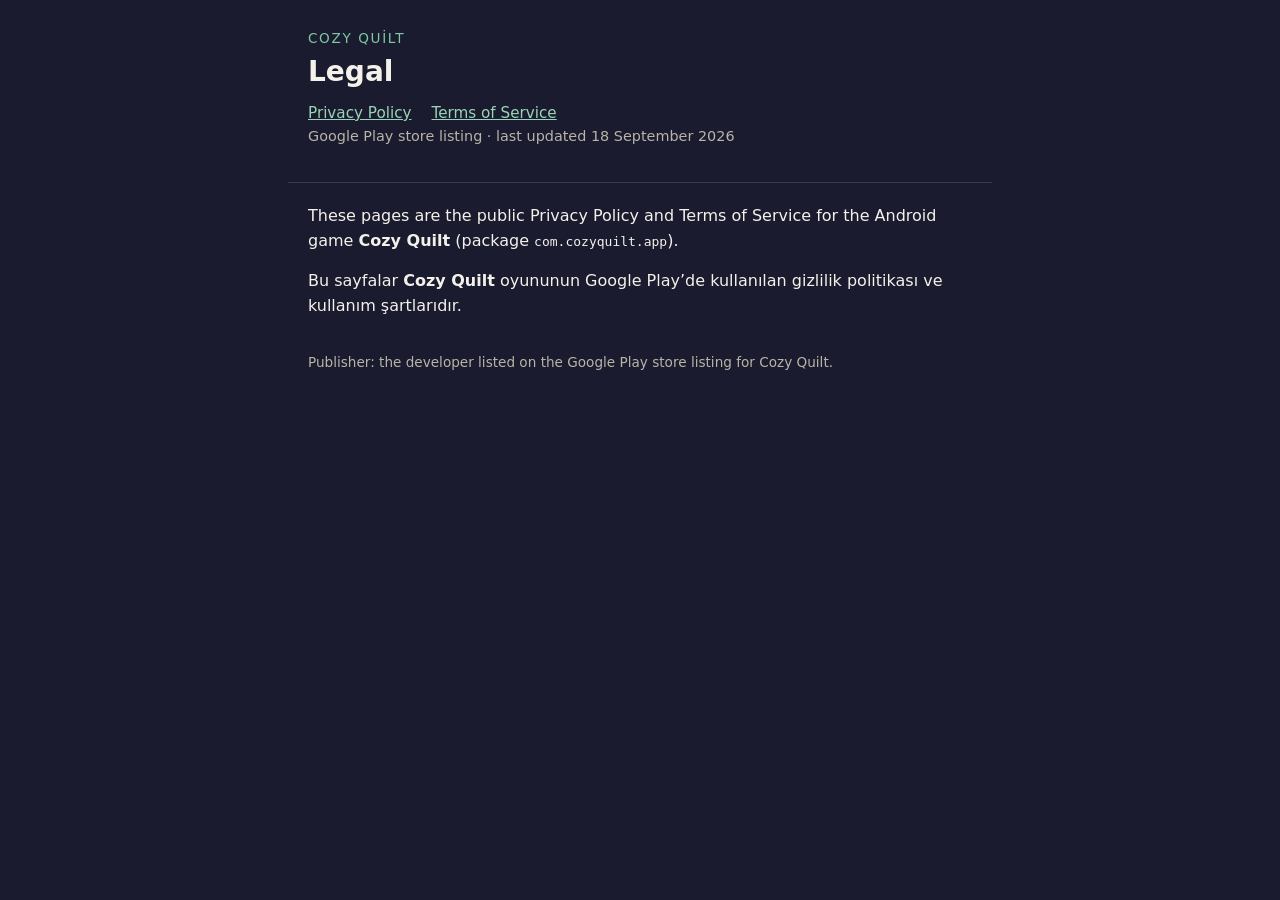
<file: index.html>
<!DOCTYPE html>
<html lang="tr">
  <head>
    <meta charset="utf-8" />
    <meta name="viewport" content="width=device-width, initial-scale=1" />
    <title>Cozy Quilt — Legal</title>
    <link rel="stylesheet" href="styles.css" />
  </head>
  <body>
    <header>
      <p class="brand">Cozy Quilt</p>
      <h1>Legal</h1>
      <nav>
        <a href="privacy.html">Privacy Policy</a>
        <a href="terms.html">Terms of Service</a>
      </nav>
      <p class="meta">Google Play store listing · last updated 18 September 2026</p>
    </header>
    <main>
      <p>
        These pages are the public Privacy Policy and Terms of Service for the
        Android game <strong>Cozy Quilt</strong> (package
        <code>com.cozyquilt.app</code>).
      </p>
      <p>
        Bu sayfalar <strong>Cozy Quilt</strong> oyununun Google Play’de
        kullanılan gizlilik politikası ve kullanım şartlarıdır.
      </p>
    </main>
    <footer>
      Publisher: the developer listed on the Google Play store listing for Cozy Quilt.
    </footer>
  </body>
</html>
</file>
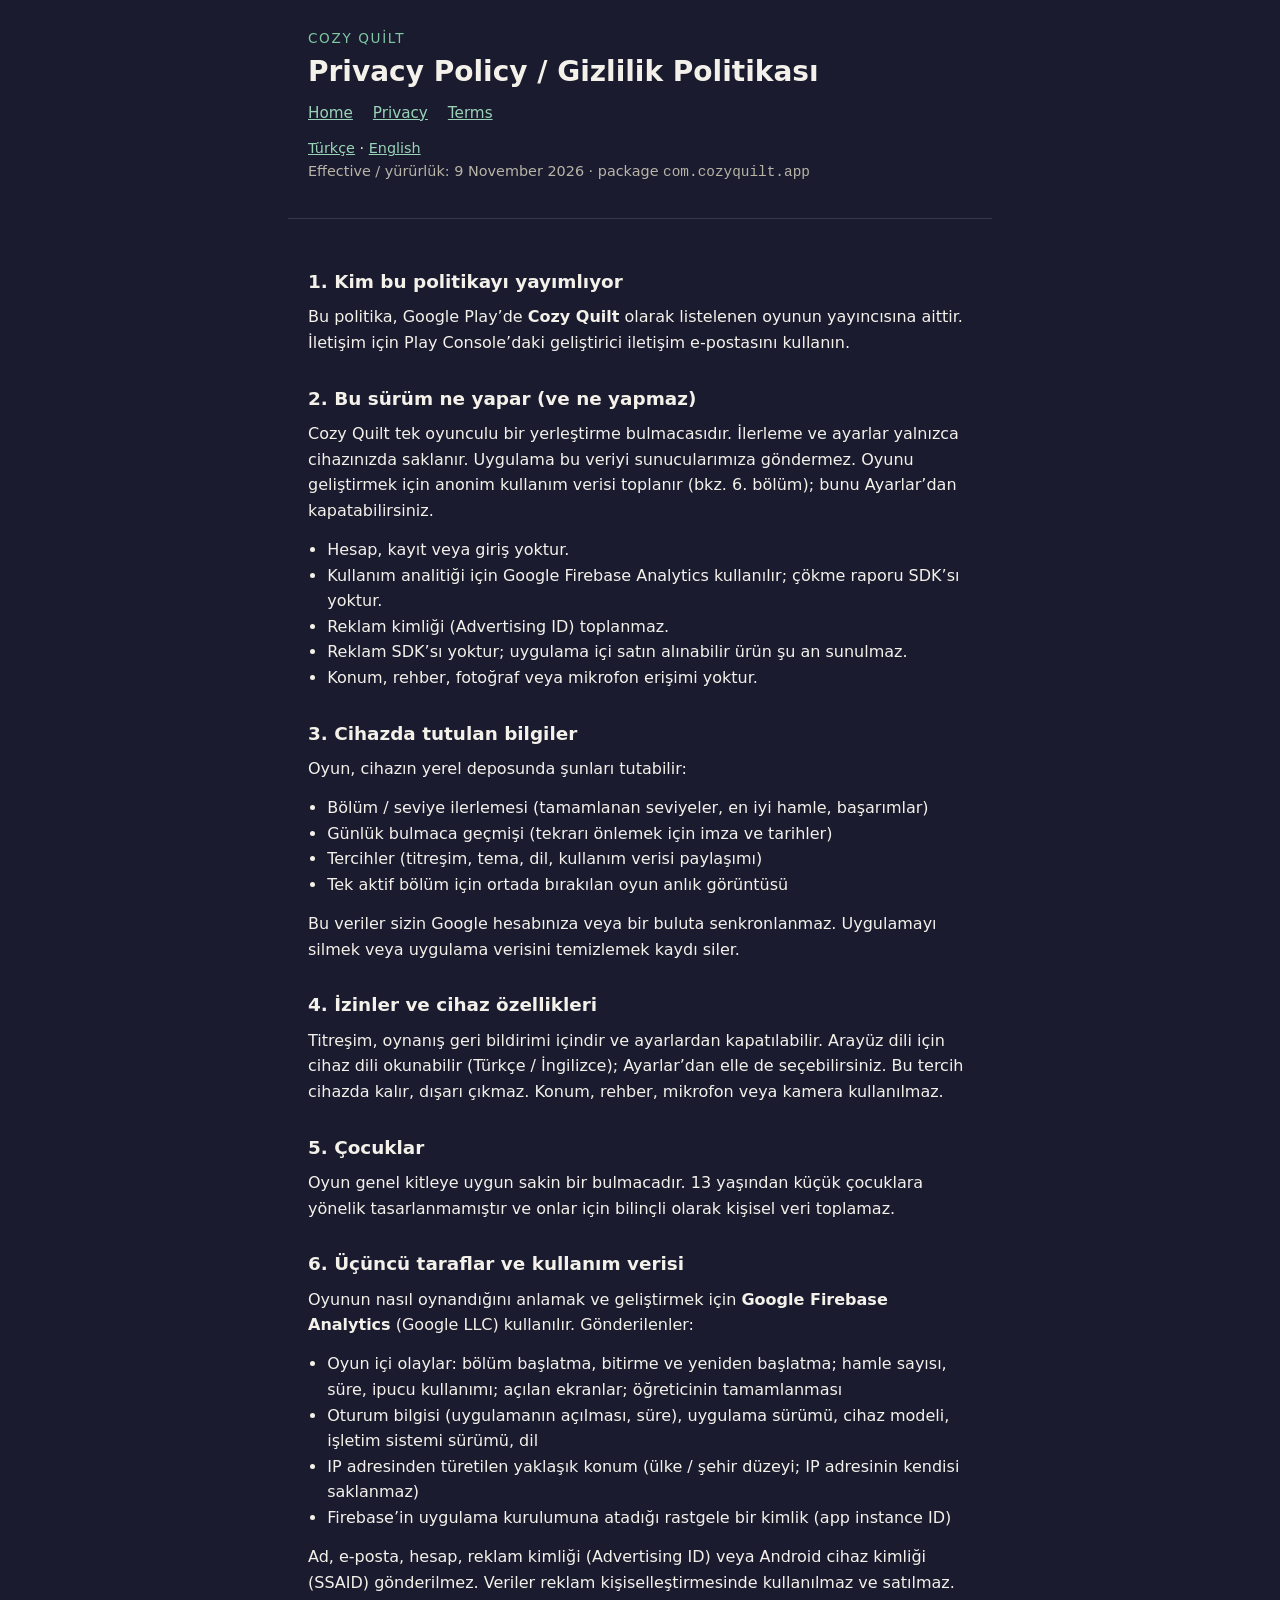
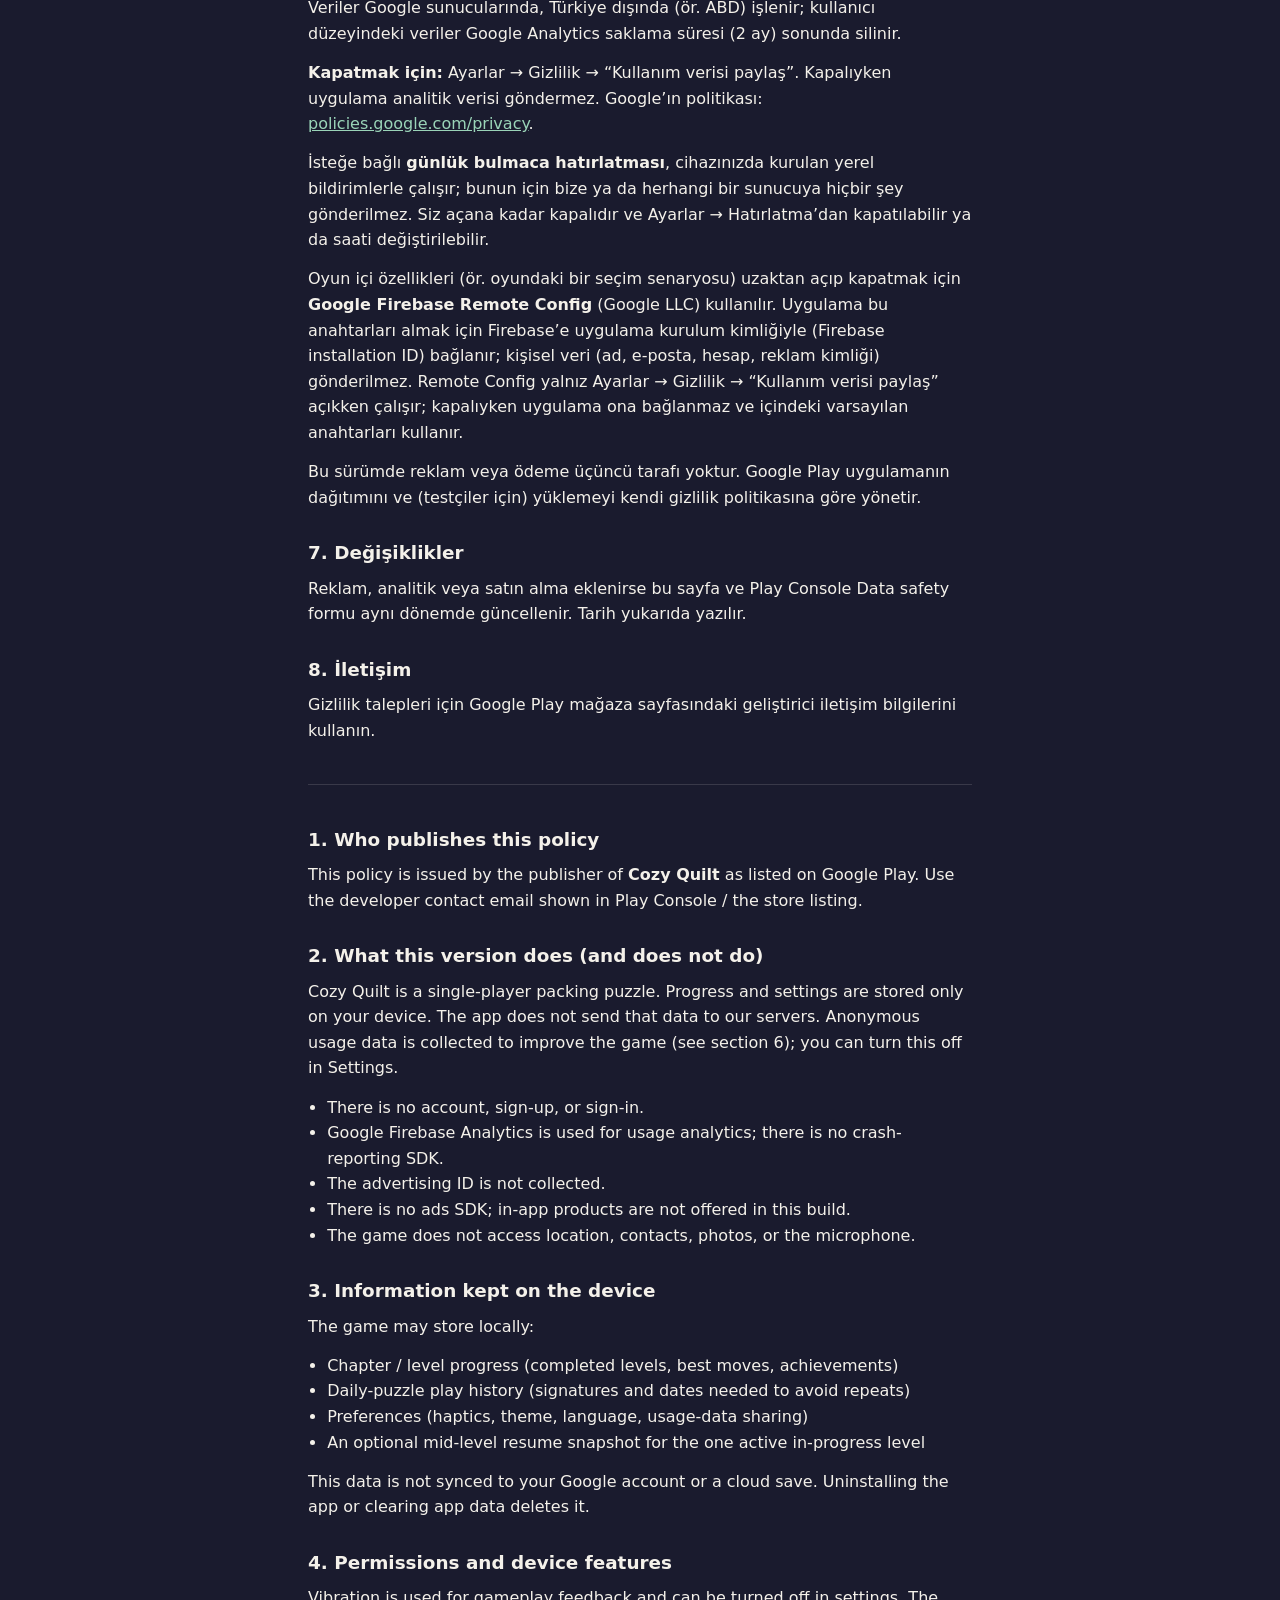
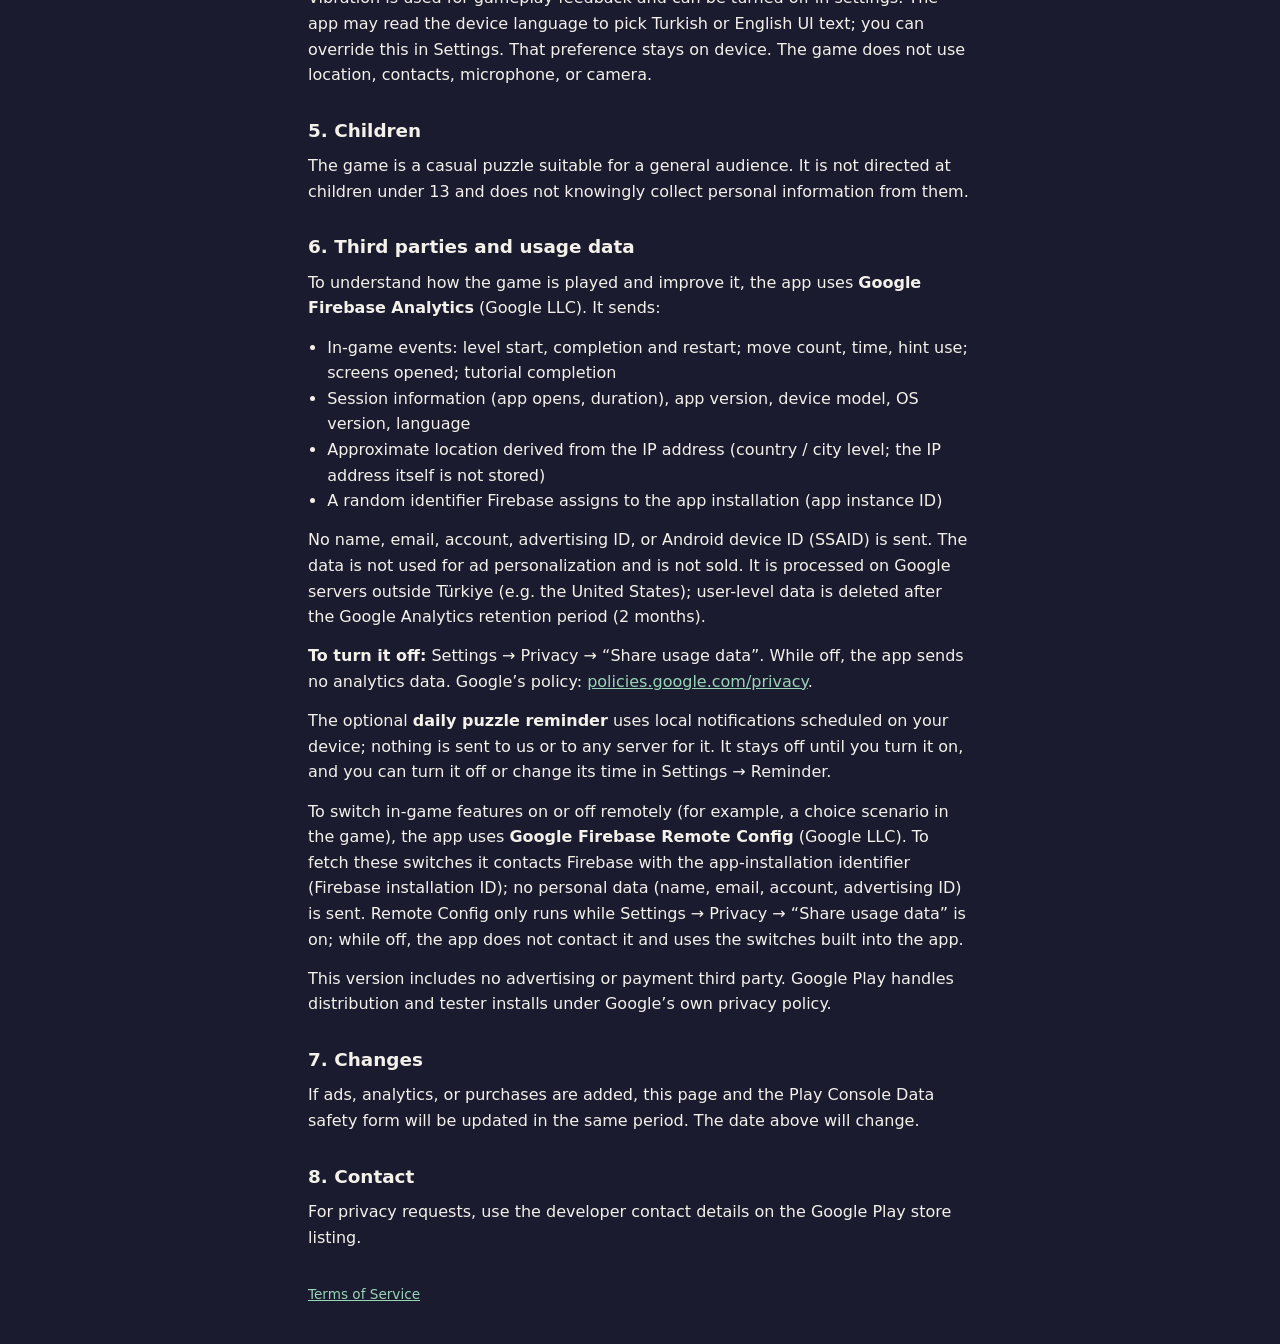
<file: privacy.html>
<!DOCTYPE html>
<html lang="tr">
  <head>
    <meta charset="utf-8" />
    <meta name="viewport" content="width=device-width, initial-scale=1" />
    <title>Privacy Policy — Cozy Quilt</title>
    <link rel="stylesheet" href="styles.css" />
  </head>
  <body>
    <header>
      <p class="brand">Cozy Quilt</p>
      <h1>Privacy Policy / Gizlilik Politikası</h1>
      <nav>
        <a href="index.html">Home</a>
        <a href="privacy.html">Privacy</a>
        <a href="terms.html">Terms</a>
      </nav>
      <p class="lang-switch"><a href="#tr">Türkçe</a> · <a href="#en">English</a></p>
      <p class="meta">Effective / yürürlük: 9 November 2026 · package <code>com.cozyquilt.app</code></p>
    </header>
    <main>
      <section id="tr">
        <h2>1. Kim bu politikayı yayımlıyor</h2>
        <p>
          Bu politika, Google Play’de <strong>Cozy Quilt</strong> olarak listelenen
          oyunun yayıncısına aittir. İletişim için Play Console’daki geliştirici
          iletişim e-postasını kullanın.
        </p>

        <h2>2. Bu sürüm ne yapar (ve ne yapmaz)</h2>
        <p>
          Cozy Quilt tek oyunculu bir yerleştirme bulmacasıdır. İlerleme ve ayarlar
          yalnızca cihazınızda saklanır. Uygulama bu veriyi sunucularımıza göndermez.
          Oyunu geliştirmek için anonim kullanım verisi toplanır (bkz. 6. bölüm);
          bunu Ayarlar’dan kapatabilirsiniz.
        </p>
        <ul>
          <li>Hesap, kayıt veya giriş yoktur.</li>
          <li>Kullanım analitiği için Google Firebase Analytics kullanılır; çökme raporu SDK’sı yoktur.</li>
          <li>Reklam kimliği (Advertising ID) toplanmaz.</li>
          <li>Reklam SDK’sı yoktur; uygulama içi satın alınabilir ürün şu an sunulmaz.</li>
          <li>Konum, rehber, fotoğraf veya mikrofon erişimi yoktur.</li>
        </ul>

        <h2>3. Cihazda tutulan bilgiler</h2>
        <p>Oyun, cihazın yerel deposunda şunları tutabilir:</p>
        <ul>
          <li>Bölüm / seviye ilerlemesi (tamamlanan seviyeler, en iyi hamle, başarımlar)</li>
          <li>Günlük bulmaca geçmişi (tekrarı önlemek için imza ve tarihler)</li>
          <li>Tercihler (titreşim, tema, dil, kullanım verisi paylaşımı)</li>
          <li>Tek aktif bölüm için ortada bırakılan oyun anlık görüntüsü</li>
        </ul>
        <p>
          Bu veriler sizin Google hesabınıza veya bir buluta senkronlanmaz. Uygulamayı
          silmek veya uygulama verisini temizlemek kaydı siler.
        </p>

        <h2>4. İzinler ve cihaz özellikleri</h2>
        <p>
          Titreşim, oynanış geri bildirimi içindir ve ayarlardan kapatılabilir.
          Arayüz dili için cihaz dili okunabilir (Türkçe / İngilizce); Ayarlar’dan
          elle de seçebilirsiniz. Bu tercih cihazda kalır, dışarı çıkmaz.
          Konum, rehber, mikrofon veya kamera kullanılmaz.
        </p>

        <h2>5. Çocuklar</h2>
        <p>
          Oyun genel kitleye uygun sakin bir bulmacadır. 13 yaşından küçük çocuklara
          yönelik tasarlanmamıştır ve onlar için bilinçli olarak kişisel veri
          toplamaz.
        </p>

        <h2>6. Üçüncü taraflar ve kullanım verisi</h2>
        <p>
          Oyunun nasıl oynandığını anlamak ve geliştirmek için
          <strong>Google Firebase Analytics</strong> (Google LLC) kullanılır. Gönderilenler:
        </p>
        <ul>
          <li>Oyun içi olaylar: bölüm başlatma, bitirme ve yeniden başlatma; hamle sayısı, süre, ipucu kullanımı; açılan ekranlar; öğreticinin tamamlanması</li>
          <li>Oturum bilgisi (uygulamanın açılması, süre), uygulama sürümü, cihaz modeli, işletim sistemi sürümü, dil</li>
          <li>IP adresinden türetilen yaklaşık konum (ülke / şehir düzeyi; IP adresinin kendisi saklanmaz)</li>
          <li>Firebase’in uygulama kurulumuna atadığı rastgele bir kimlik (app instance ID)</li>
        </ul>
        <p>
          Ad, e-posta, hesap, reklam kimliği (Advertising ID) veya Android cihaz kimliği
          (SSAID) gönderilmez. Veriler reklam kişiselleştirmesinde kullanılmaz ve
          satılmaz. Veriler Google sunucularında, Türkiye dışında (ör. ABD) işlenir;
          kullanıcı düzeyindeki veriler Google Analytics saklama süresi (2 ay)
          sonunda silinir.
        </p>
        <p>
          <strong>Kapatmak için:</strong> Ayarlar → Gizlilik → “Kullanım verisi paylaş”.
          Kapalıyken uygulama analitik verisi göndermez. Google’ın politikası:
          <a href="https://policies.google.com/privacy">policies.google.com/privacy</a>.
        </p>
        <p>
          İsteğe bağlı <strong>günlük bulmaca hatırlatması</strong>, cihazınızda kurulan yerel
          bildirimlerle çalışır; bunun için bize ya da herhangi bir sunucuya hiçbir şey gönderilmez.
          Siz açana kadar kapalıdır ve Ayarlar → Hatırlatma’dan kapatılabilir ya da saati değiştirilebilir.
        </p>
        <p>
          Oyun içi özellikleri (ör. oyundaki bir seçim senaryosu) uzaktan açıp kapatmak için
          <strong>Google Firebase Remote Config</strong> (Google LLC) kullanılır. Uygulama bu
          anahtarları almak için Firebase’e uygulama kurulum kimliğiyle (Firebase installation ID)
          bağlanır; kişisel veri (ad, e-posta, hesap, reklam kimliği) gönderilmez. Remote Config
          yalnız Ayarlar → Gizlilik → “Kullanım verisi paylaş” açıkken çalışır; kapalıyken
          uygulama ona bağlanmaz ve içindeki varsayılan anahtarları kullanır.
        </p>
        <p>
          Bu sürümde reklam veya ödeme üçüncü tarafı yoktur. Google Play uygulamanın
          dağıtımını ve (testçiler için) yüklemeyi kendi gizlilik politikasına göre yönetir.
        </p>

        <h2>7. Değişiklikler</h2>
        <p>
          Reklam, analitik veya satın alma eklenirse bu sayfa ve Play Console Data
          safety formu aynı dönemde güncellenir. Tarih yukarıda yazılır.
        </p>

        <h2>8. İletişim</h2>
        <p>
          Gizlilik talepleri için Google Play mağaza sayfasındaki geliştirici iletişim
          bilgilerini kullanın.
        </p>
      </section>

      <hr />

      <section id="en">
        <h2>1. Who publishes this policy</h2>
        <p>
          This policy is issued by the publisher of <strong>Cozy Quilt</strong> as
          listed on Google Play. Use the developer contact email shown in Play Console
          / the store listing.
        </p>

        <h2>2. What this version does (and does not do)</h2>
        <p>
          Cozy Quilt is a single-player packing puzzle. Progress and settings are
          stored only on your device. The app does not send that data to our servers.
          Anonymous usage data is collected to improve the game (see section 6);
          you can turn this off in Settings.
        </p>
        <ul>
          <li>There is no account, sign-up, or sign-in.</li>
          <li>Google Firebase Analytics is used for usage analytics; there is no crash-reporting SDK.</li>
          <li>The advertising ID is not collected.</li>
          <li>There is no ads SDK; in-app products are not offered in this build.</li>
          <li>The game does not access location, contacts, photos, or the microphone.</li>
        </ul>

        <h2>3. Information kept on the device</h2>
        <p>The game may store locally:</p>
        <ul>
          <li>Chapter / level progress (completed levels, best moves, achievements)</li>
          <li>Daily-puzzle play history (signatures and dates needed to avoid repeats)</li>
          <li>Preferences (haptics, theme, language, usage-data sharing)</li>
          <li>An optional mid-level resume snapshot for the one active in-progress level</li>
        </ul>
        <p>
          This data is not synced to your Google account or a cloud save. Uninstalling
          the app or clearing app data deletes it.
        </p>

        <h2>4. Permissions and device features</h2>
        <p>
          Vibration is used for gameplay feedback and can be turned off in settings.
          The app may read the device language to pick Turkish or English UI text;
          you can override this in Settings. That preference stays on device.
          The game does not use location, contacts, microphone, or camera.
        </p>

        <h2>5. Children</h2>
        <p>
          The game is a casual puzzle suitable for a general audience. It is not
          directed at children under 13 and does not knowingly collect personal
          information from them.
        </p>

        <h2>6. Third parties and usage data</h2>
        <p>
          To understand how the game is played and improve it, the app uses
          <strong>Google Firebase Analytics</strong> (Google LLC). It sends:
        </p>
        <ul>
          <li>In-game events: level start, completion and restart; move count, time, hint use; screens opened; tutorial completion</li>
          <li>Session information (app opens, duration), app version, device model, OS version, language</li>
          <li>Approximate location derived from the IP address (country / city level; the IP address itself is not stored)</li>
          <li>A random identifier Firebase assigns to the app installation (app instance ID)</li>
        </ul>
        <p>
          No name, email, account, advertising ID, or Android device ID (SSAID) is sent.
          The data is not used for ad personalization and is not sold. It is processed
          on Google servers outside Türkiye (e.g. the United States); user-level data is
          deleted after the Google Analytics retention period (2 months).
        </p>
        <p>
          <strong>To turn it off:</strong> Settings → Privacy → “Share usage data”. While
          off, the app sends no analytics data. Google’s policy:
          <a href="https://policies.google.com/privacy">policies.google.com/privacy</a>.
        </p>
        <p>
          The optional <strong>daily puzzle reminder</strong> uses local notifications scheduled on
          your device; nothing is sent to us or to any server for it. It stays off until you turn it
          on, and you can turn it off or change its time in Settings → Reminder.
        </p>
        <p>
          To switch in-game features on or off remotely (for example, a choice scenario in the
          game), the app uses <strong>Google Firebase Remote Config</strong> (Google LLC). To fetch
          these switches it contacts Firebase with the app-installation identifier (Firebase
          installation ID); no personal data (name, email, account, advertising ID) is sent. Remote
          Config only runs while Settings → Privacy → “Share usage data” is on; while off, the app
          does not contact it and uses the switches built into the app.
        </p>
        <p>
          This version includes no advertising or payment third party. Google Play
          handles distribution and tester installs under Google’s own privacy policy.
        </p>

        <h2>7. Changes</h2>
        <p>
          If ads, analytics, or purchases are added, this page and the Play Console
          Data safety form will be updated in the same period. The date above will
          change.
        </p>

        <h2>8. Contact</h2>
        <p>
          For privacy requests, use the developer contact details on the Google Play
          store listing.
        </p>
      </section>
    </main>
    <footer>
      <a href="terms.html">Terms of Service</a>
    </footer>
  </body>
</html>
</file>
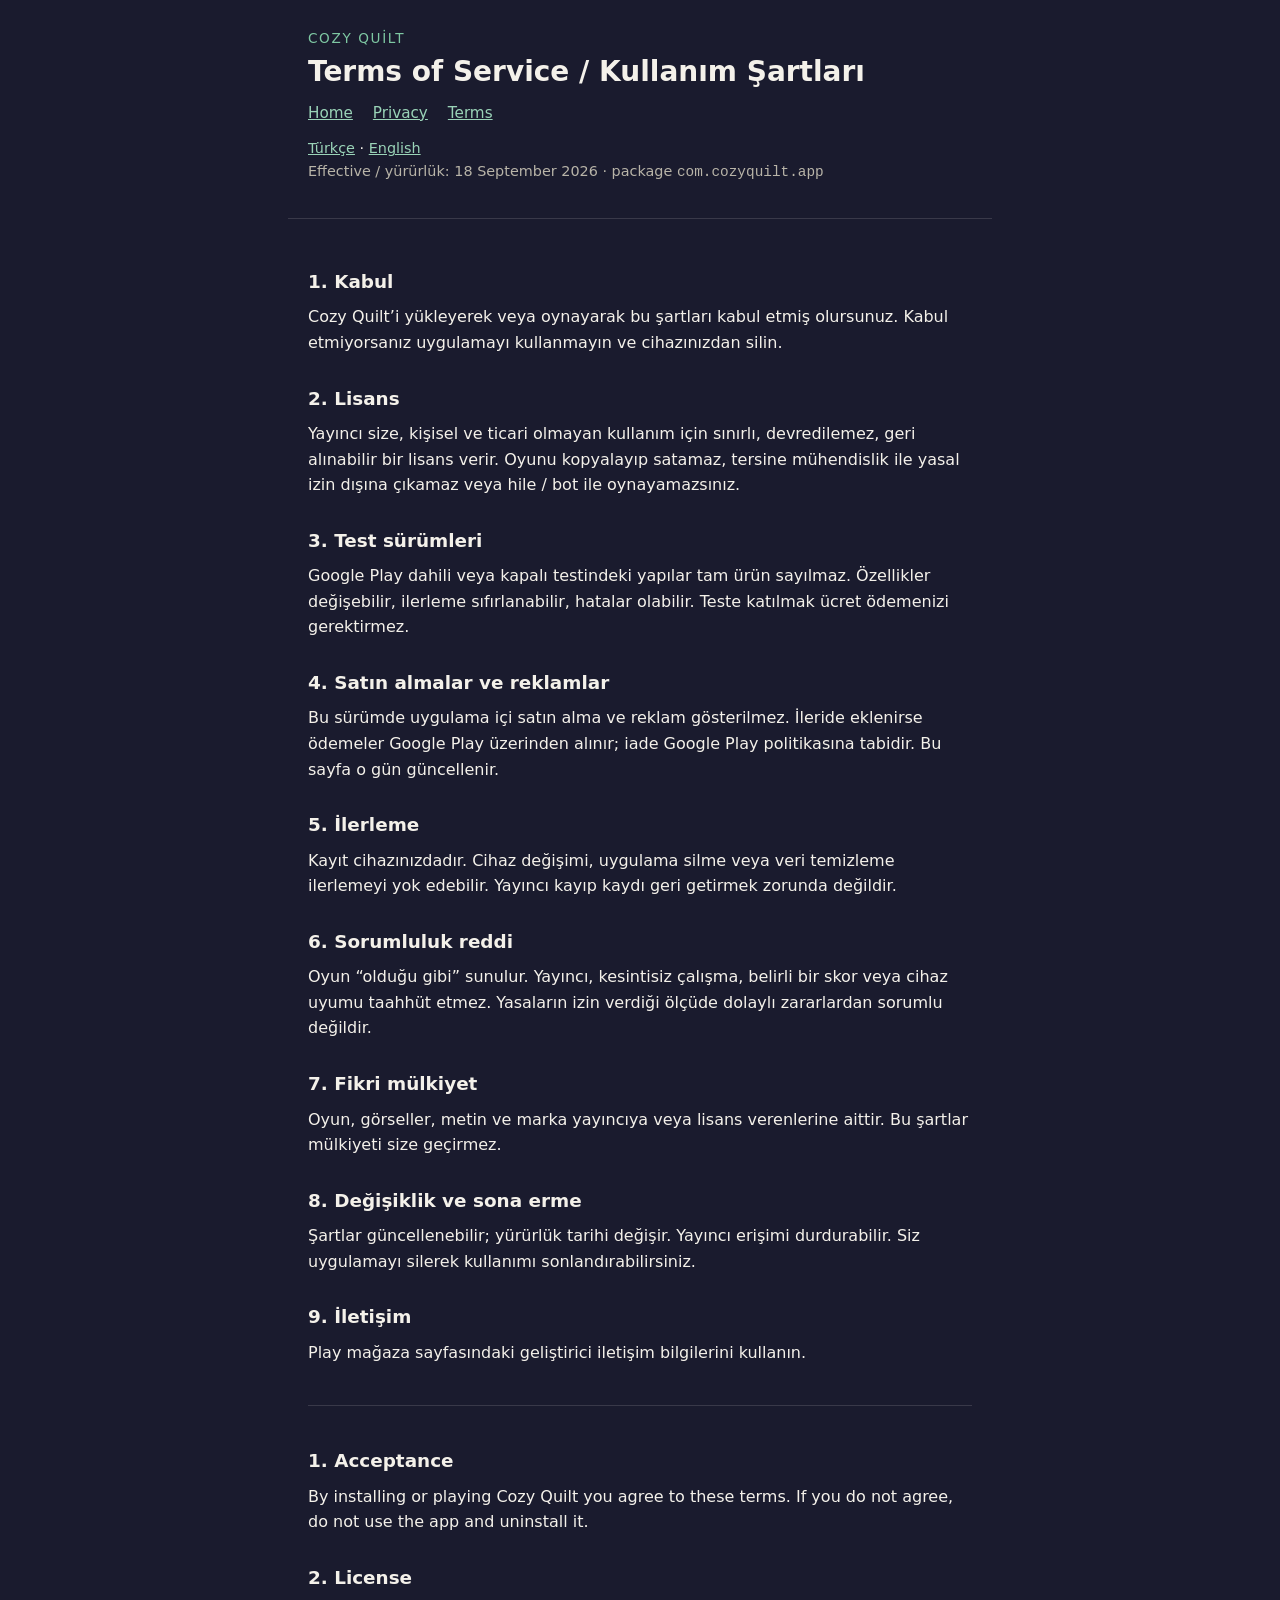
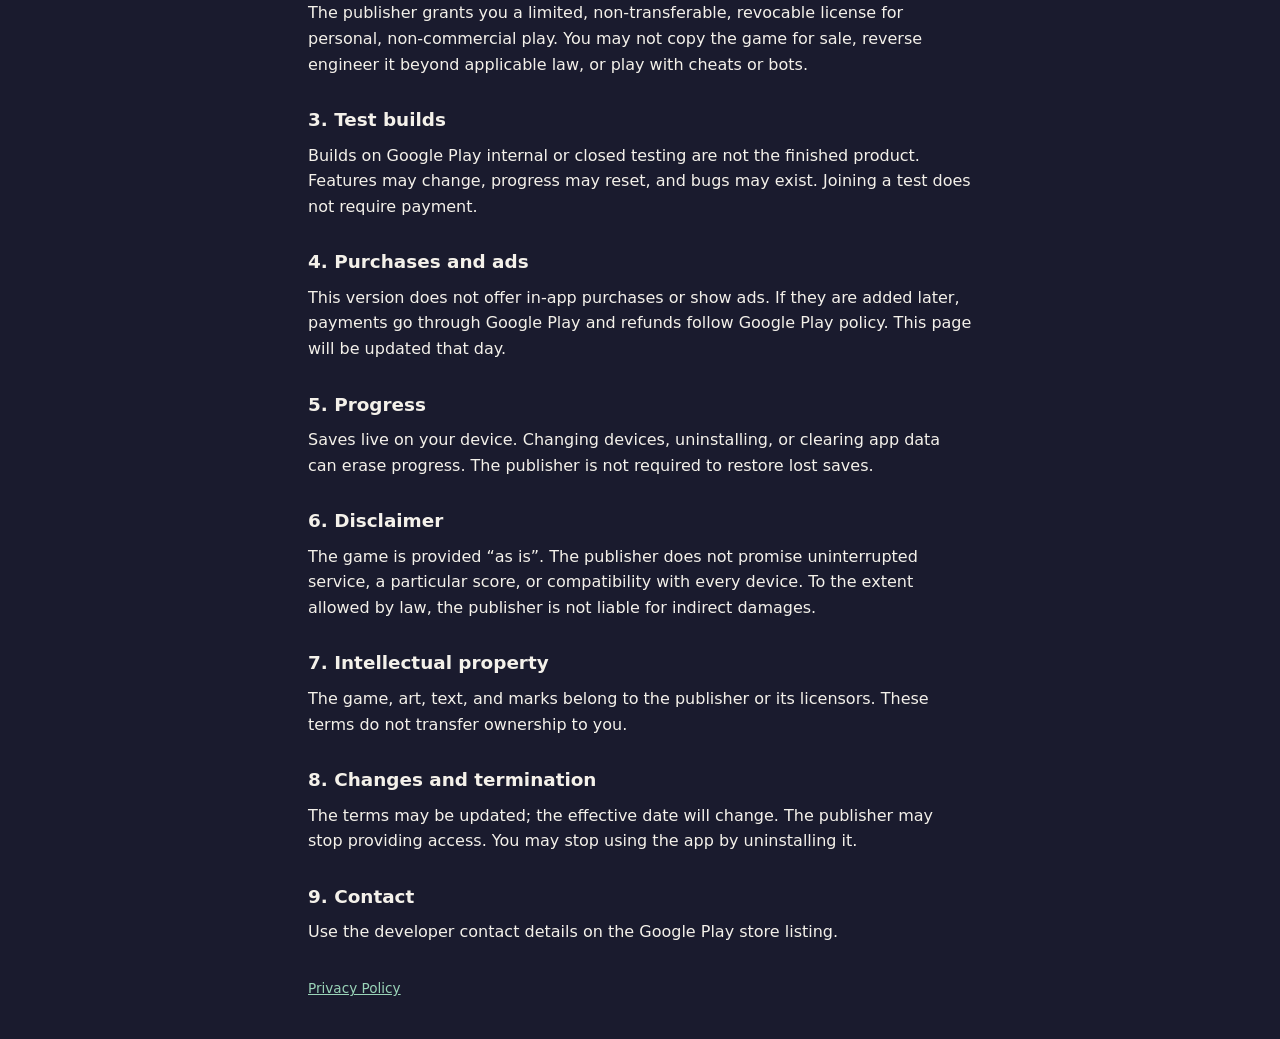
<file: terms.html>
<!DOCTYPE html>
<html lang="tr">
  <head>
    <meta charset="utf-8" />
    <meta name="viewport" content="width=device-width, initial-scale=1" />
    <title>Terms of Service — Cozy Quilt</title>
    <link rel="stylesheet" href="styles.css" />
  </head>
  <body>
    <header>
      <p class="brand">Cozy Quilt</p>
      <h1>Terms of Service / Kullanım Şartları</h1>
      <nav>
        <a href="index.html">Home</a>
        <a href="privacy.html">Privacy</a>
        <a href="terms.html">Terms</a>
      </nav>
      <p class="lang-switch"><a href="#tr">Türkçe</a> · <a href="#en">English</a></p>
      <p class="meta">Effective / yürürlük: 18 September 2026 · package <code>com.cozyquilt.app</code></p>
    </header>
    <main>
      <section id="tr">
        <h2>1. Kabul</h2>
        <p>
          Cozy Quilt’i yükleyerek veya oynayarak bu şartları kabul etmiş olursunuz.
          Kabul etmiyorsanız uygulamayı kullanmayın ve cihazınızdan silin.
        </p>

        <h2>2. Lisans</h2>
        <p>
          Yayıncı size, kişisel ve ticari olmayan kullanım için sınırlı, devredilemez,
          geri alınabilir bir lisans verir. Oyunu kopyalayıp satamaz, tersine
          mühendislik ile yasal izin dışına çıkamaz veya hile / bot ile oynayamazsınız.
        </p>

        <h2>3. Test sürümleri</h2>
        <p>
          Google Play dahili veya kapalı testindeki yapılar tam ürün sayılmaz. Özellikler
          değişebilir, ilerleme sıfırlanabilir, hatalar olabilir. Teste katılmak ücret
          ödemenizi gerektirmez.
        </p>

        <h2>4. Satın almalar ve reklamlar</h2>
        <p>
          Bu sürümde uygulama içi satın alma ve reklam gösterilmez. İleride eklenirse
          ödemeler Google Play üzerinden alınır; iade Google Play politikasına tabidir.
          Bu sayfa o gün güncellenir.
        </p>

        <h2>5. İlerleme</h2>
        <p>
          Kayıt cihazınızdadır. Cihaz değişimi, uygulama silme veya veri temizleme
          ilerlemeyi yok edebilir. Yayıncı kayıp kaydı geri getirmek zorunda değildir.
        </p>

        <h2>6. Sorumluluk reddi</h2>
        <p>
          Oyun “olduğu gibi” sunulur. Yayıncı, kesintisiz çalışma, belirli bir skor
          veya cihaz uyumu taahhüt etmez. Yasaların izin verdiği ölçüde dolaylı
          zararlardan sorumlu değildir.
        </p>

        <h2>7. Fikri mülkiyet</h2>
        <p>
          Oyun, görseller, metin ve marka yayıncıya veya lisans verenlerine aittir.
          Bu şartlar mülkiyeti size geçirmez.
        </p>

        <h2>8. Değişiklik ve sona erme</h2>
        <p>
          Şartlar güncellenebilir; yürürlük tarihi değişir. Yayıncı erişimi durdurabilir.
          Siz uygulamayı silerek kullanımı sonlandırabilirsiniz.
        </p>

        <h2>9. İletişim</h2>
        <p>Play mağaza sayfasındaki geliştirici iletişim bilgilerini kullanın.</p>
      </section>

      <hr />

      <section id="en">
        <h2>1. Acceptance</h2>
        <p>
          By installing or playing Cozy Quilt you agree to these terms. If you do
          not agree, do not use the app and uninstall it.
        </p>

        <h2>2. License</h2>
        <p>
          The publisher grants you a limited, non-transferable, revocable license for
          personal, non-commercial play. You may not copy the game for sale, reverse
          engineer it beyond applicable law, or play with cheats or bots.
        </p>

        <h2>3. Test builds</h2>
        <p>
          Builds on Google Play internal or closed testing are not the finished
          product. Features may change, progress may reset, and bugs may exist.
          Joining a test does not require payment.
        </p>

        <h2>4. Purchases and ads</h2>
        <p>
          This version does not offer in-app purchases or show ads. If they are added
          later, payments go through Google Play and refunds follow Google Play
          policy. This page will be updated that day.
        </p>

        <h2>5. Progress</h2>
        <p>
          Saves live on your device. Changing devices, uninstalling, or clearing app
          data can erase progress. The publisher is not required to restore lost
          saves.
        </p>

        <h2>6. Disclaimer</h2>
        <p>
          The game is provided “as is”. The publisher does not promise uninterrupted
          service, a particular score, or compatibility with every device. To the
          extent allowed by law, the publisher is not liable for indirect damages.
        </p>

        <h2>7. Intellectual property</h2>
        <p>
          The game, art, text, and marks belong to the publisher or its licensors.
          These terms do not transfer ownership to you.
        </p>

        <h2>8. Changes and termination</h2>
        <p>
          The terms may be updated; the effective date will change. The publisher may
          stop providing access. You may stop using the app by uninstalling it.
        </p>

        <h2>9. Contact</h2>
        <p>Use the developer contact details on the Google Play store listing.</p>
      </section>
    </main>
    <footer>
      <a href="privacy.html">Privacy Policy</a>
    </footer>
  </body>
</html>
</file>
<file: styles.css>
:root {
  --bg: #1a1b2e;
  --fg: #f4f1ea;
  --muted: #b8b4a8;
  --accent: #7ec8a3;
  --line: rgba(244, 241, 234, 0.14);
  --link: #9ad4b8;
}

* {
  box-sizing: border-box;
}

html {
  scroll-behavior: smooth;
}

body {
  margin: 0;
  font-family: "Segoe UI", system-ui, sans-serif;
  background: var(--bg);
  color: var(--fg);
  line-height: 1.6;
}

a {
  color: var(--link);
}

header,
main,
footer {
  max-width: 44rem;
  margin: 0 auto;
  padding: 1.25rem 1.25rem 0;
}

header {
  padding-top: 1.75rem;
  border-bottom: 1px solid var(--line);
  padding-bottom: 1.25rem;
}

.brand {
  font-size: 0.85rem;
  letter-spacing: 0.12em;
  text-transform: uppercase;
  color: var(--accent);
  margin: 0 0 0.35rem;
}

h1 {
  font-size: 1.75rem;
  line-height: 1.2;
  margin: 0 0 0.75rem;
}

nav {
  display: flex;
  flex-wrap: wrap;
  gap: 0.75rem 1.25rem;
  font-size: 0.95rem;
}

.meta {
  color: var(--muted);
  font-size: 0.9rem;
}

h2 {
  font-size: 1.15rem;
  margin: 1.75rem 0 0.5rem;
}

p,
ul {
  margin: 0 0 0.85rem;
}

ul {
  padding-left: 1.2rem;
}

hr {
  border: 0;
  border-top: 1px solid var(--line);
  margin: 2.5rem 0;
}

.lang-switch {
  margin: 0.75rem 0 0;
  font-size: 0.9rem;
}

section[id] {
  scroll-margin-top: 1rem;
}

footer {
  color: var(--muted);
  font-size: 0.85rem;
  padding-bottom: 2.5rem;
}
</file>
